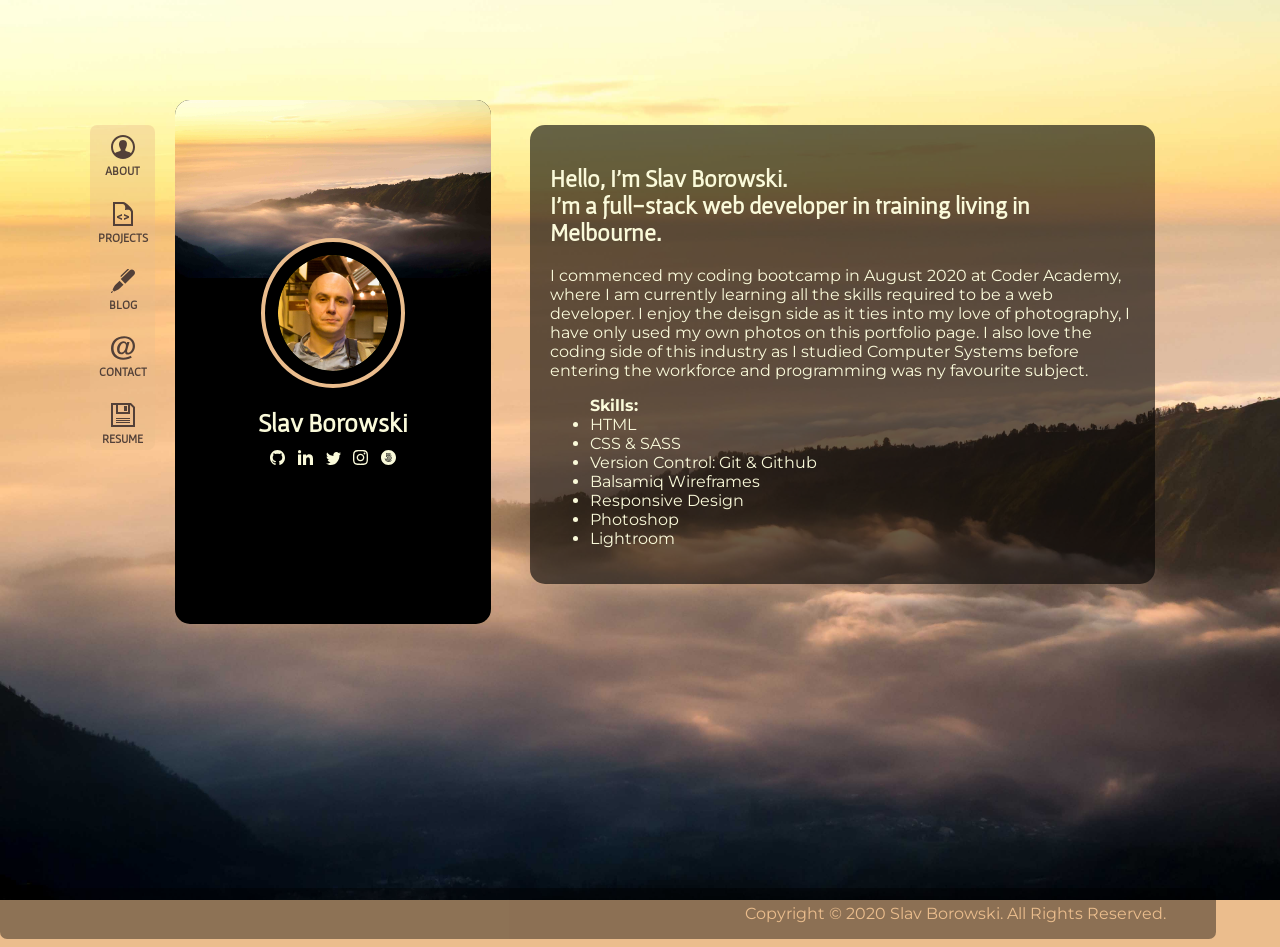
<file: index.html>
<!DOCTYPE html>
<html lang="en">
<!--Start of Head-->
<head>
  <meta charset=utf-8>
  <meta name="viewport" content="width=device-width, initial-scale=1.0">
  <title>Slav Borowski</title>  
  <link rel="stylesheet" href="./styles/style.css" integrity="sha384-yBwZLwj9da8FqPqV8B/hBe/ElMVOPAKD7DVOvIBVbr0NHsZSDDnb3KzHAsz8PIVW">
  <link href="https://fonts.googleapis.com/css2?family=Gafata&family=Montserrat&display=swap" rel="stylesheet">
  <link rel="apple-touch-icon" sizes="180x180" href="./images/apple-touch-icon.png">
  <link rel="icon" type="image/png" sizes="32x32" href="./images/favicon-32x32.png">
  <link rel="icon" type="image/png" sizes="16x16" href="./images/favicon-16x16.png">
  <link rel="manifest" href="./images/site.webmanifest">
</head>
<!--End of Head-->

<!--Start of Body-->
<body>

  <!--Start of Nav-->
  <nav class="navbar">
    
    <a href="./index.html"><img src="./images/person.svg" alt="Person Logo">ABOUT</a>
    <a href="./projects.html"><img src="images/code.svg" alt="Code Logo">PROJECTS</a>
    <a href="./blog.html"><img src="./images/pen.svg" alt="Pen Logo">BLOG</a>
    <a href="./contact.html"><img src="./images/email.svg" alt="Email at Logo">CONTACT</a>
    <a href="https://drive.google.com/file/d/1ZlFbDXHzTFASD2PiJc3mlRxw-UcOpsT3/view?usp=sharing" target="_blank"><img src="./images/disk.svg" alt="Floppy disk Logo">RESUME</a>

  </nav>
  <!--End of Nav-->

  <!--Start of Aside-->
  <!--This is the card containing portrait and small media links-->
  <aside>
     
    <!--Small inset landscape photo-->
     <img id="inset" src="images/small-background.jpg" alt="Sunrise at foggy Bromo valley.">
     <!--Portrait of me-->
     <img id="profile" src="images/profile.jpg" alt="Portrait of me.">
 
     <h1>Slav Borowski</h1>
 
     <!--Social media icons below portrait-->
     <nav>
 
       <a href="https://github.com/SlavBorowski"><img class= "icon1" src="./images/github.svg" alt="Github Logo"></a>
       <a href="https://au.linkedin.com/in/slawomir-borowski-44944176"><img class= "icon1" src="./images/linkedin.svg" alt="LinkedIn Logo"></a>
       <a href="https://twitter.com/SlavBorowski"><img class= "icon1" src="./images/twitter.svg" alt="Twitter Logo"></a>
       <a href="https://www.instagram.com/slavborowski"><img class= "icon1" src="./images/instagram.svg" alt="Instagram Logo"></a>
       <a href="https://500px.com/p/slavborowski?view=photos"><img class= "icon1" src="./images/500px.svg" alt="500px Logo"></a>
 
     </nav>

  </aside>
  <!--End of Aside-->

  <div>
    <!--Start of Main-->
    <main>

      <h2>Hello, I'm Slav Borowski.<br> I'm a full-stack web developer in training living in Melbourne.</h2>

      <p>I commenced my coding bootcamp in August 2020 at Coder Academy, where I am currently learning all the skills
      required to be a web developer. I enjoy the deisgn side as it ties into my love of photography, I have only
      used my own photos on this portfolio page. I also love the coding side of this industry as I studied Computer 
      Systems before entering the workforce and programming was ny favourite subject.
      </p>

      <ul><b>Skills:</b>
      <li>HTML</li>
      <li>CSS & SASS</li>
      <li>Version Control: Git & Github</li>
      <li>Balsamiq Wireframes</li>
      <li>Responsive Design</li>
      <li>Photoshop</li>
      <li>Lightroom</li>
      </ul>
    

    </main>
    <!--End of Main-->

    <!--Start of Footer-->
    <footer>
      <p>
        Copyright &copy 2020 Slav Borowski. All Rights Reserved.
      </p>
    </footer>
    <!--End of Footer-->
  </div>
</body>
<!--End of Body-->

</html>
</file>
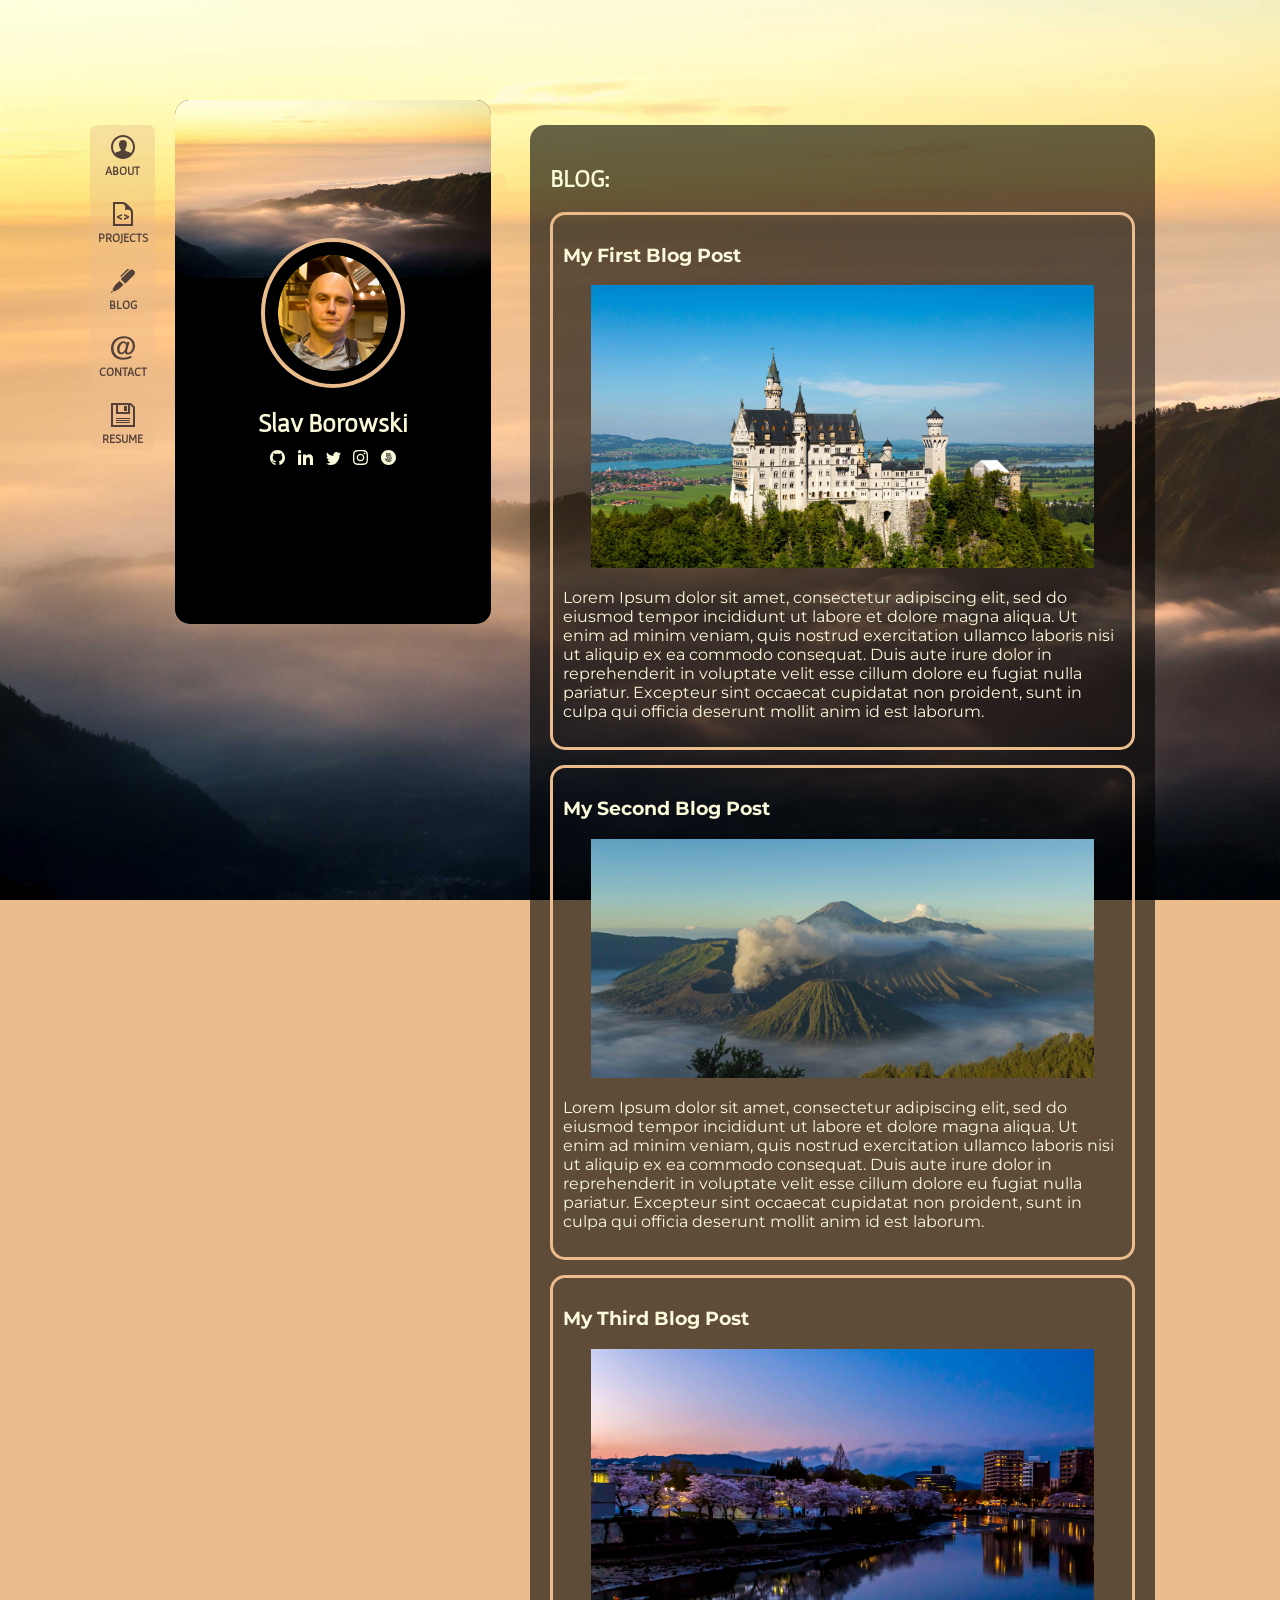
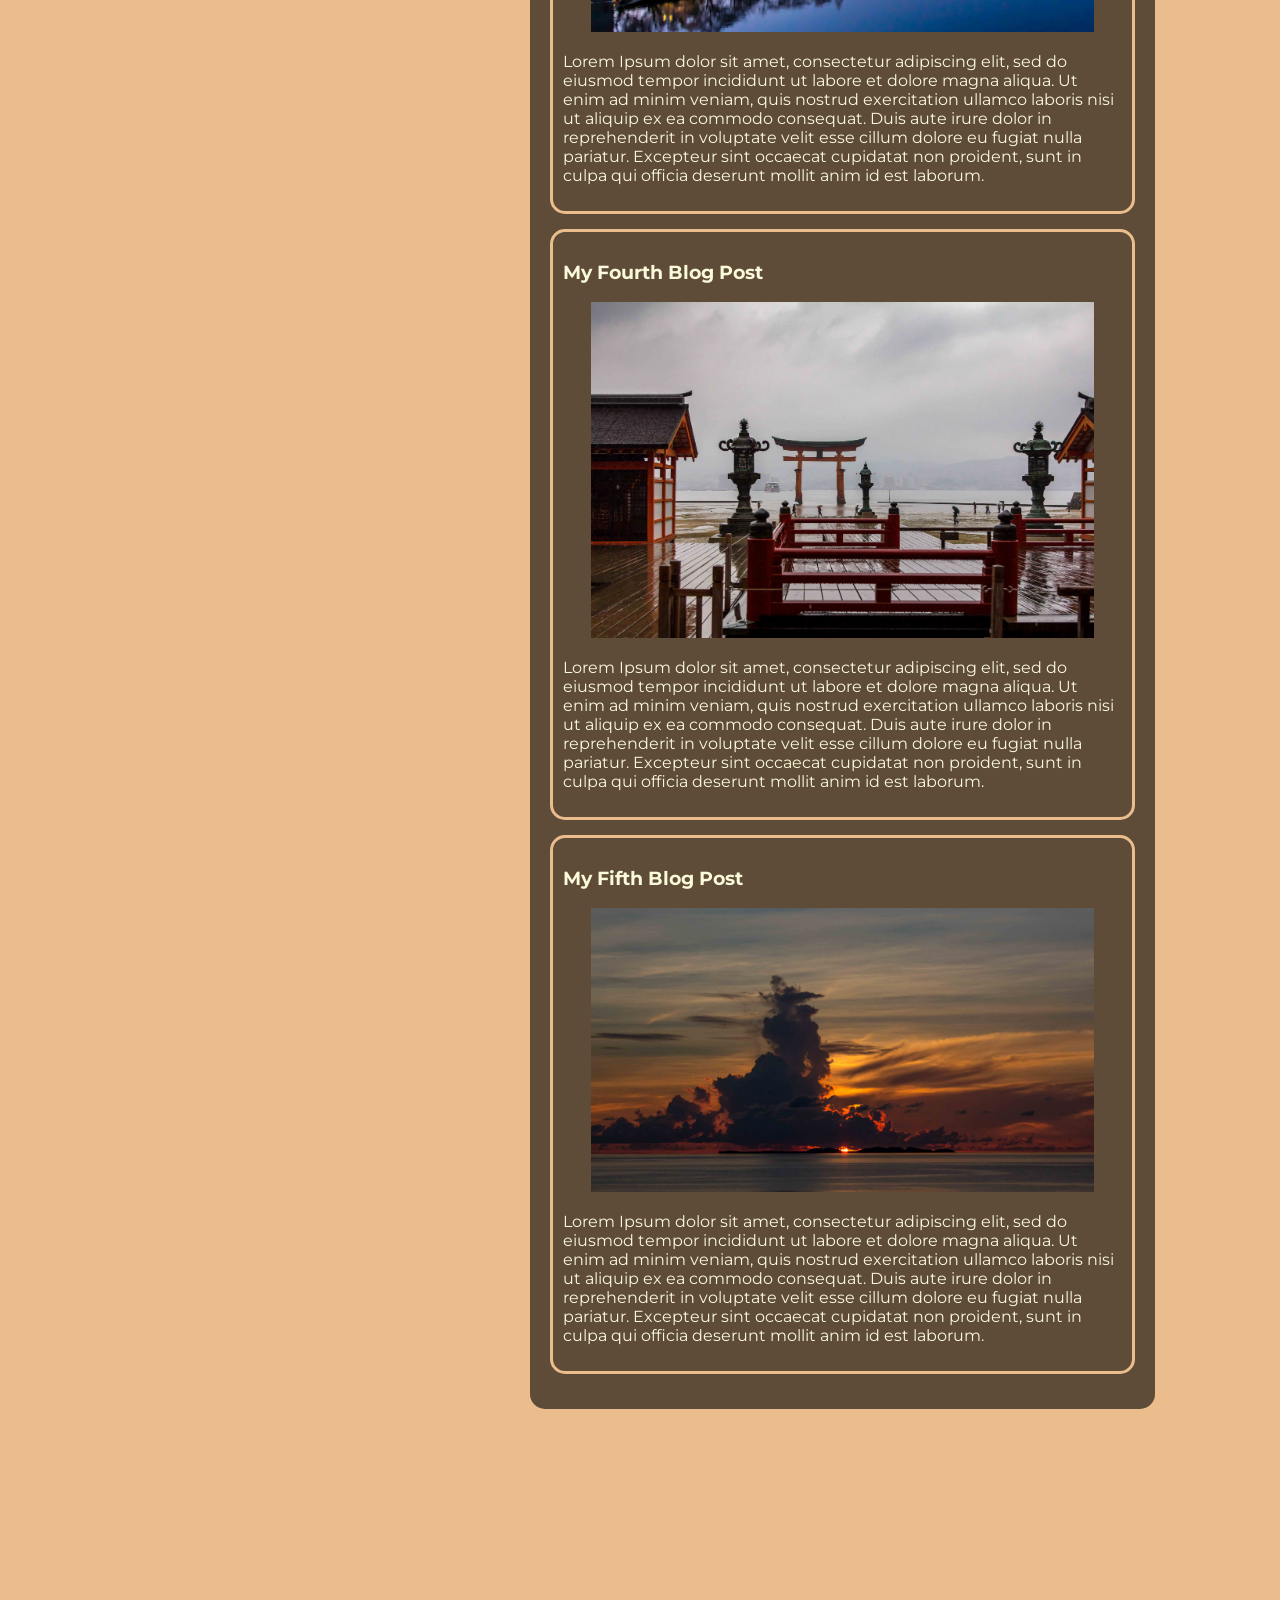
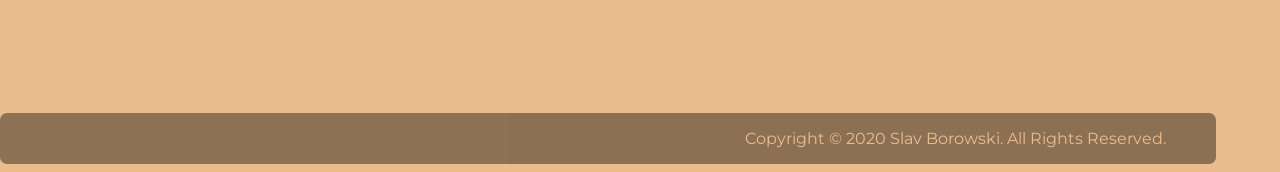
<file: blog.html>
<!DOCTYPE html>
<html lang="en">
<!--Start of Head-->
<head>
  <meta charset=utf-8>
  <meta name="viewport" content="width=device-width, initial-scale=1.0">
  <title>Slav Borowski - Blog</title>  
  <link rel="stylesheet" href="./styles/style.css" integrity="sha384-yBwZLwj9da8FqPqV8B/hBe/ElMVOPAKD7DVOvIBVbr0NHsZSDDnb3KzHAsz8PIVW">
  <link href="https://fonts.googleapis.com/css2?family=Gafata&family=Montserrat&display=swap" rel="stylesheet">
  <link rel="apple-touch-icon" sizes="180x180" href="./images/apple-touch-icon.png">
  <link rel="icon" type="image/png" sizes="32x32" href="./images/favicon-32x32.png">
  <link rel="icon" type="image/png" sizes="16x16" href="./images/favicon-16x16.png">
  <link rel="manifest" href="./images/site.webmanifest">
</head>
<!--End of Head-->

<!--Start of Body-->
<body>

  <!--Start of Nav-->
  <nav class="navbar">
    
    <a href="./index.html"><img src="./images/person.svg" alt="Person Logo">ABOUT</a>
    <a href="./projects.html"><img src="images/code.svg" alt="Code Logo">PROJECTS</a>
    <a href="./blog.html"><img src="./images/pen.svg" alt="Pen Logo">BLOG</a>
    <a href="./contact.html"><img src="./images/email.svg" alt="Email at Logo">CONTACT</a>
    <a href="https://drive.google.com/file/d/1ZlFbDXHzTFASD2PiJc3mlRxw-UcOpsT3/view?usp=sharing" target="_blank"><img src="./images/disk.svg" alt="Floppy disk Logo">RESUME</a>

  </nav>
  <!--End of Nav-->

  <!--Start of Aside-->
  <!--This is the card containing portrait and small media links-->
  <aside>
     
    <!--Small inset landscape photo-->
     <img id="inset" src="images/small-background.jpg" alt="Sunrise at foggy Bromo valley.">
     <!--Portrait of me-->
     <img id="profile" src="images/profile.jpg" alt="Portrait of me.">
 
     <h1>Slav Borowski</h1>
 
     <!--Social media icons below portrait-->
     <nav>
 
       <a href="https://github.com/SlavBorowski"><img class= "icon1" src="./images/github.svg" alt="Github Logo"></a>
       <a href="https://au.linkedin.com/in/slawomir-borowski-44944176"><img class= "icon1" src="./images/linkedin.svg" alt="LinkedIn Logo"></a>
       <a href="https://twitter.com/SlavBorowski"><img class= "icon1" src="./images/twitter.svg" alt="Twitter Logo"></a>
       <a href="https://www.instagram.com/slavborowski"><img class= "icon1" src="./images/instagram.svg" alt="Instagram Logo"></a>
       <a href="https://500px.com/p/slavborowski?view=photos"><img class= "icon1" src="./images/500px.svg" alt="500px Logo"></a>
 
     </nav>

  </aside>
  <!--End of Aside-->

  <div>
  <!--Start of Main-->
    <main> 
      <h2>BLOG:</h2>

      <article>
        <h3>My First Blog Post</h3>

        <img src="./images/blog-images/NB8A3285.jpg" alt="Neuschwanstein castle in summer.">

        <p>
          Lorem Ipsum dolor sit amet, consectetur adipiscing elit, sed do eiusmod tempor incididunt ut labore et dolore magna aliqua. 
          Ut enim ad minim veniam, quis nostrud exercitation ullamco laboris nisi ut aliquip ex ea commodo consequat. Duis aute irure 
          dolor in reprehenderit in voluptate velit esse cillum dolore eu fugiat nulla pariatur. Excepteur sint occaecat cupidatat 
          non proident, sunt in culpa qui officia deserunt mollit anim id est laborum.
        </p>

      </article>

      <article>
        <h3>My Second Blog Post</h3>

        <img src="./images/blog-images/IMG_1956.jpg" alt="Mt Bromo volcano.">

        <p>
          Lorem Ipsum dolor sit amet, consectetur adipiscing elit, sed do eiusmod tempor incididunt ut labore et dolore magna aliqua. 
          Ut enim ad minim veniam, quis nostrud exercitation ullamco laboris nisi ut aliquip ex ea commodo consequat. Duis aute irure 
          dolor in reprehenderit in voluptate velit esse cillum dolore eu fugiat nulla pariatur. Excepteur sint occaecat cupidatat 
          non proident, sunt in culpa qui officia deserunt mollit anim id est laborum.
        </p>

      </article>

      <article>
        <h3>My Third Blog Post</h3>

        <img src="./images/blog-images/IMG_8964.jpg" alt="Hiroshima at sunste during cherry blossom season.">

        <p>
          Lorem Ipsum dolor sit amet, consectetur adipiscing elit, sed do eiusmod tempor incididunt ut labore et dolore magna aliqua. 
          Ut enim ad minim veniam, quis nostrud exercitation ullamco laboris nisi ut aliquip ex ea commodo consequat. Duis aute irure 
          dolor in reprehenderit in voluptate velit esse cillum dolore eu fugiat nulla pariatur. Excepteur sint occaecat cupidatat 
          non proident, sunt in culpa qui officia deserunt mollit anim id est laborum.
        </p>

      </article>

      <article>
        <h3>My Fourth Blog Post</h3>

        <img src="./images/blog-images/IMG_9134.jpg" alt="Itsukushima shrine during a storm.">

        <p>
          Lorem Ipsum dolor sit amet, consectetur adipiscing elit, sed do eiusmod tempor incididunt ut labore et dolore magna aliqua. 
          Ut enim ad minim veniam, quis nostrud exercitation ullamco laboris nisi ut aliquip ex ea commodo consequat. Duis aute irure 
          dolor in reprehenderit in voluptate velit esse cillum dolore eu fugiat nulla pariatur. Excepteur sint occaecat cupidatat 
          non proident, sunt in culpa qui officia deserunt mollit anim id est laborum.
        </p>

      </article>

      <article>
        <h3>My Fifth Blog Post</h3>

        <img src="./images/blog-images/IMG_9754.jpg" alt="Sunrise at Karimunjawa Island.">

        <p>
          Lorem Ipsum dolor sit amet, consectetur adipiscing elit, sed do eiusmod tempor incididunt ut labore et dolore magna aliqua. 
          Ut enim ad minim veniam, quis nostrud exercitation ullamco laboris nisi ut aliquip ex ea commodo consequat. Duis aute irure 
          dolor in reprehenderit in voluptate velit esse cillum dolore eu fugiat nulla pariatur. Excepteur sint occaecat cupidatat 
          non proident, sunt in culpa qui officia deserunt mollit anim id est laborum.
        </p>

      </article> 
    </main>
    <!--End of Main-->

    <!--Start of Footer-->
    <footer>
      <p>
        Copyright &copy 2020 Slav Borowski. All Rights Reserved.
      </p>
    </footer>
    <!--End of Footer-->
  </div>  
</body>
<!--End of Body-->

</html>
</file>
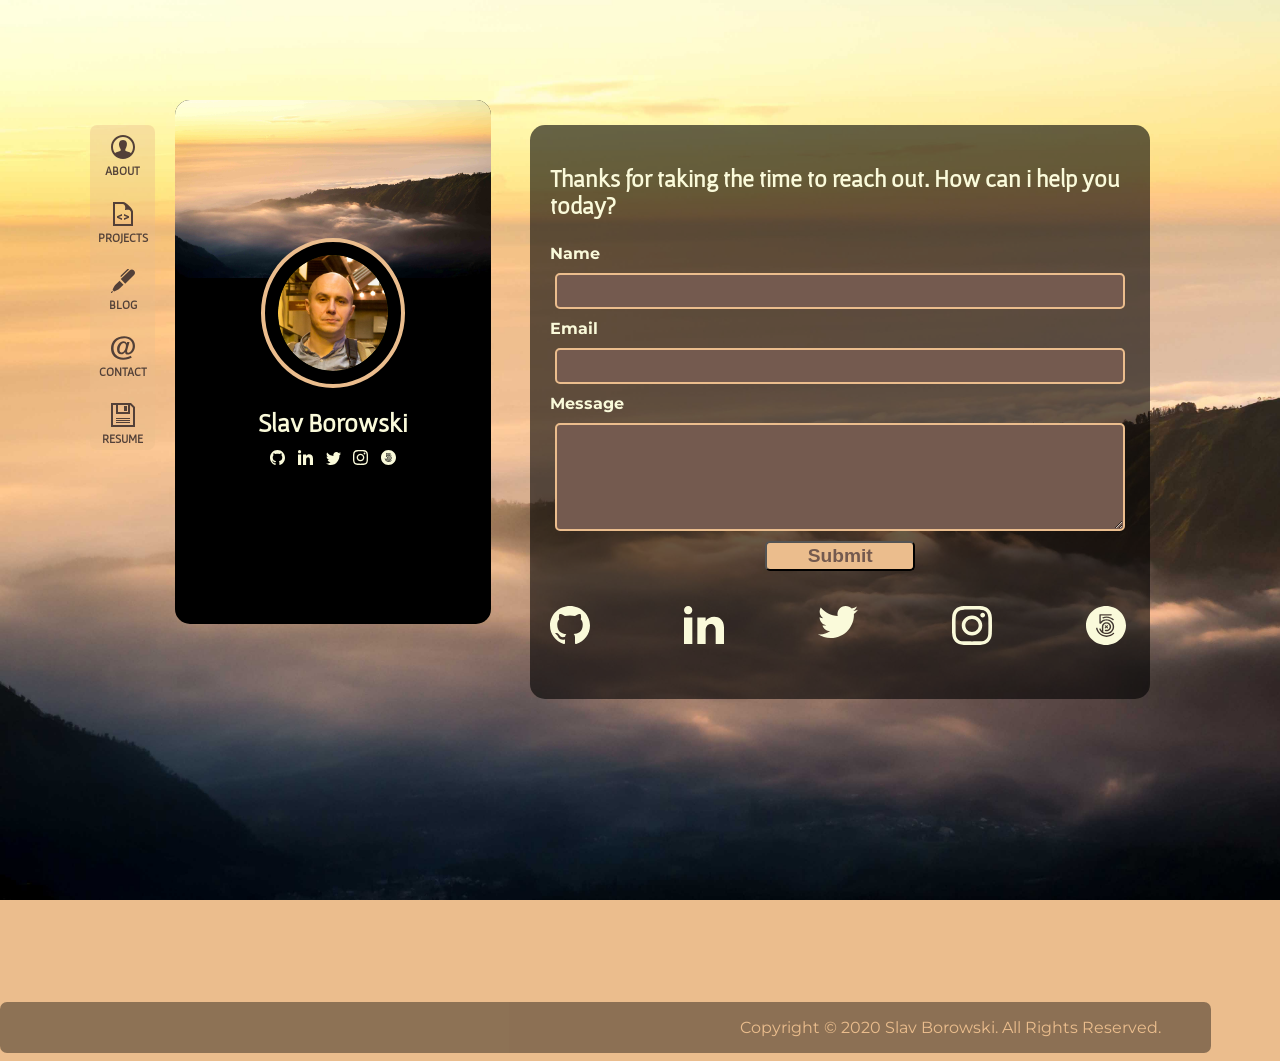
<file: contact.html>
<!DOCTYPE html>
<html lang="en">
<!--Start of Head-->
<head>
  <meta charset=utf-8>
  <meta name="viewport" content="width=device-width, initial-scale=1.0">
  <title>Slav Borowski - Contact</title>  
  <link rel="stylesheet" href="./styles/style.css" integrity="sha384-yBwZLwj9da8FqPqV8B/hBe/ElMVOPAKD7DVOvIBVbr0NHsZSDDnb3KzHAsz8PIVW">
  <link href="https://fonts.googleapis.com/css2?family=Gafata&family=Montserrat&display=swap" rel="stylesheet">
  <link rel="apple-touch-icon" sizes="180x180" href="./images/apple-touch-icon.png">
  <link rel="icon" type="image/png" sizes="32x32" href="./images/favicon-32x32.png">
  <link rel="icon" type="image/png" sizes="16x16" href="./images/favicon-16x16.png">
  <link rel="manifest" href="./images/site.webmanifest">
</head>
<!--End of Head-->

<!--Start of Body-->
<body>

  <!--Start of Nav-->
  <nav class="navbar">
    
    <a href="./index.html"><img src="./images/person.svg" alt="Person Logo">ABOUT</a>
    <a href="./projects.html"><img src="images/code.svg" alt="Code Logo">PROJECTS</a>
    <a href="./blog.html"><img src="./images/pen.svg" alt="Pen Logo">BLOG</a>
    <a href="./contact.html"><img src="./images/email.svg" alt="Email at Logo">CONTACT</a>
    <a href="https://drive.google.com/file/d/1ZlFbDXHzTFASD2PiJc3mlRxw-UcOpsT3/view?usp=sharing" target="_blank"><img src="./images/disk.svg" alt="Floppy disk Logo">RESUME</a>

  </nav>
  <!--End of Nav-->

  <!--Start of Aside-->
  <!--This is the card containing portrait and small media links-->
  <aside>
     
    <!--Small inset landscape photo-->
     <img id="inset" src="images/small-background.jpg" alt="Sunrise at foggy Bromo valley.">
     <!--Portrait of me-->
     <img id="profile" src="images/profile.jpg" alt="Portrait of me.">
 
     <h1>Slav Borowski</h1>
 
     <!--Social media icons below portrait-->
     <nav>
 
       <a href="https://github.com/SlavBorowski"><img class= "icon1" src="./images/github.svg" alt="Github Logo"></a>
       <a href="https://au.linkedin.com/in/slawomir-borowski-44944176"><img class= "icon1" src="./images/linkedin.svg" alt="LinkedIn Logo"></a>
       <a href="https://twitter.com/SlavBorowski"><img class= "icon1" src="./images/twitter.svg" alt="Twitter Logo"></a>
       <a href="https://www.instagram.com/slavborowski"><img class= "icon1" src="./images/instagram.svg" alt="Instagram Logo"></a>
       <a href="https://500px.com/p/slavborowski?view=photos"><img class= "icon1" src="./images/500px.svg" alt="500px Logo"></a>
 
     </nav>

  </aside>
  <!--End of Aside-->

  <div>
    <!--Start of Main-->
    <main>
      <h2>Thanks for taking the time to reach out. How can i help you today?</h2>

      <!--Contact me form-->
      <form
      action="https://formspree.io/mvowjvjn"
      method="POST"
      >
        <label for="name">Name</label>
        <input type="text" name="name">

        <label for="email">Email</label>
        <input type="text" name="email">

        <label for="message">Message</label>
        <textarea name="message"></textarea>
    
        <button type="submit">Submit</button>
      </form>

      <!--Large social media links below enquiry form-->
      <nav class ="social">

        <a class = "icon3" href="https://github.com/SlavBorowski"><img src="./images/github.svg" alt="Github Logo"></a>
        <a class = "icon3" href="https://au.linkedin.com/in/slawomir-borowski-44944176"><img src="./images/linkedin.svg" alt="LinkedIn Logo"></a>
        <a class = "icon3" href="https://twitter.com/SlavBorowski"><img src="./images/twitter.svg" alt="Twitter Logo"></a>
        <a class = "icon3" href="https://www.instagram.com/slavborowski"><img src="./images/instagram.svg" alt="Instagram Logo"></a>
        <a class = "icon3" href="https://500px.com/p/slavborowski?view=photos"><img src="./images/500px.svg" alt="500px Logo"></a>

      </nav>
    </main>
    <!--End of Main-->

    <!--Start of Footer-->
    <footer>
      <p>
        Copyright &copy 2020 Slav Borowski. All Rights Reserved.
      </p>
    </footer>
    <!--End of Footer-->
  </div>
</body>
<!--End of Body-->

</html>
</file>
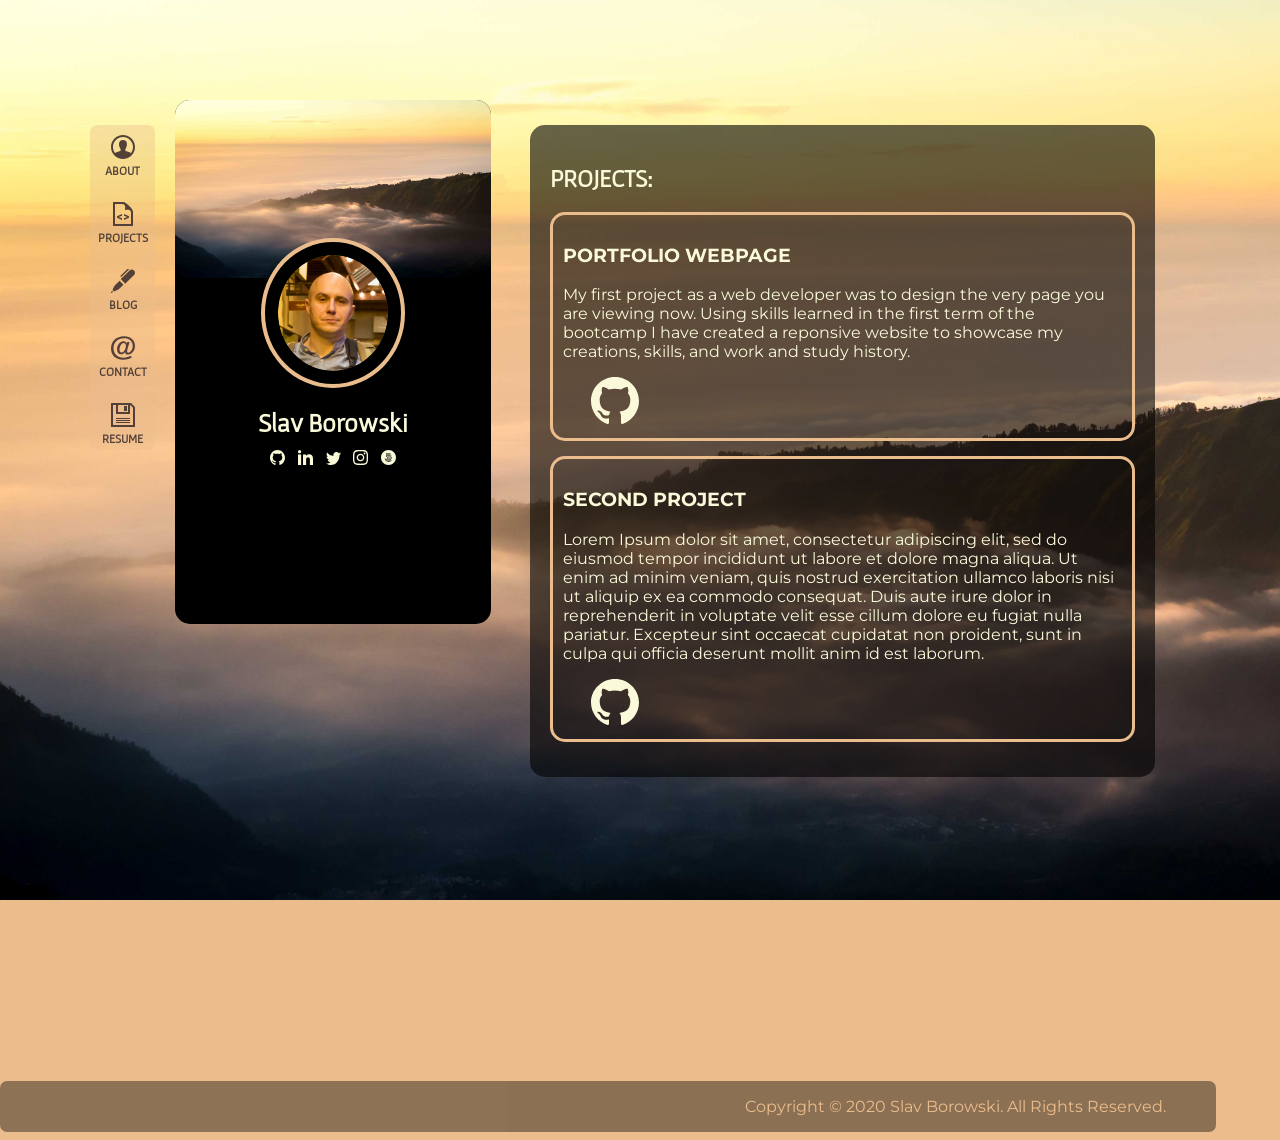
<file: projects.html>
<!DOCTYPE html>
<html lang="en">
<!--Start of Head-->
<head>
  <meta charset=utf-8>
  <meta name="viewport" content="width=device-width, initial-scale=1.0">
  <title>Slav Borowski - Projects</title>  
  <link rel="stylesheet" href="./styles/style.css" integrity="sha384-yBwZLwj9da8FqPqV8B/hBe/ElMVOPAKD7DVOvIBVbr0NHsZSDDnb3KzHAsz8PIVW">
  <link href="https://fonts.googleapis.com/css2?family=Gafata&family=Montserrat&display=swap" rel="stylesheet">
  <link rel="apple-touch-icon" sizes="180x180" href="./images/apple-touch-icon.png">
  <link rel="icon" type="image/png" sizes="32x32" href="./images/favicon-32x32.png">
  <link rel="icon" type="image/png" sizes="16x16" href="./images/favicon-16x16.png">
  <link rel="manifest" href="./images/site.webmanifest">
</head>
<!--End of Head-->

<!--Start of Body-->
<body>

  <!--Start of Nav-->
  <nav class="navbar">
    
    <a href="./index.html"><img src="./images/person.svg" alt="Person Logo">ABOUT</a>
    <a href="./projects.html"><img src="images/code.svg" alt="Code Logo">PROJECTS</a>
    <a href="./blog.html"><img src="./images/pen.svg" alt="Pen Logo">BLOG</a>
    <a href="./contact.html"><img src="./images/email.svg" alt="Email at Logo">CONTACT</a>
    <a href="https://drive.google.com/file/d/1ZlFbDXHzTFASD2PiJc3mlRxw-UcOpsT3/view?usp=sharing" target="_blank"><img src="./images/disk.svg" alt="Floppy disk Logo">RESUME</a>

  </nav>
  <!--End of Nav-->

  <!--Start of Aside-->
  <!--This is the card containing portrait and small media links-->
  <aside>
     
    <!--Small inset landscape photo-->
     <img id="inset" src="images/small-background.jpg" alt="Sunrise at foggy Bromo valley.">
     <!--Portrait of me-->
     <img id="profile" src="images/profile.jpg" alt="Portrait of me.">
 
     <h1>Slav Borowski</h1>
 
     <!--Social media icons below portrait-->
     <nav>
 
       <a href="https://github.com/SlavBorowski"><img class= "icon1" src="./images/github.svg" alt="Github Logo"></a>
       <a href="https://au.linkedin.com/in/slawomir-borowski-44944176"><img class= "icon1" src="./images/linkedin.svg" alt="LinkedIn Logo"></a>
       <a href="https://twitter.com/SlavBorowski"><img class= "icon1" src="./images/twitter.svg" alt="Twitter Logo"></a>
       <a href="https://www.instagram.com/slavborowski"><img class= "icon1" src="./images/instagram.svg" alt="Instagram Logo"></a>
       <a href="https://500px.com/p/slavborowski?view=photos"><img class= "icon1" src="./images/500px.svg" alt="500px Logo"></a>
 
     </nav>

  </aside>
  <!--End of Aside-->
  <div>
  <!--Start of Main-->
    <main>
      <h2>PROJECTS:</h2>

      <article>
        <h3>PORTFOLIO WEBPAGE</h3>

        <p>My first project as a web developer was to design the very page you are viewing now. Using skills learned in the 
          first term of the bootcamp I have created a reponsive website to showcase my creations, skills, and work and study history. 
        </p>

        <a class = "icon2" href="https://github.com/SlavBorowski/portfolio-page.git"><img src="./images/github.svg" alt="Github Logo"></a>

      </article>

      <article>
        <h3>SECOND PROJECT</h3>

        <p>Lorem Ipsum dolor sit amet, consectetur adipiscing elit, sed do eiusmod tempor incididunt ut labore et dolore magna aliqua. 
          Ut enim ad minim veniam, quis nostrud exercitation ullamco laboris nisi ut aliquip ex ea commodo consequat. Duis aute irure 
          dolor in reprehenderit in voluptate velit esse cillum dolore eu fugiat nulla pariatur. Excepteur sint occaecat cupidatat non 
          proident, sunt in culpa qui officia deserunt mollit anim id est laborum.
        </p>

        <a class = "icon2" href="https://github.com/SlavBorowski"><img src="./images/github.svg" alt="Github Logo"></a>

      </article>
    </main>
    <!--End of Main-->

    <!--Start of Footer-->
    <footer>
      <p>
        Copyright &copy 2020 Slav Borowski. All Rights Reserved.
      </p>
    </footer>
    <!--End of Footer-->
  </div>
</body>
<!--End of Body-->


</html>
</file>
<file: styles/style.css>
/* global styles */
@import "./global.css";

/* components */
@import "./navbar.css";
@import "./form.css";
@import "./profilecard.css";

/* screen sizes */
@import "./mobile.css";
</file>
